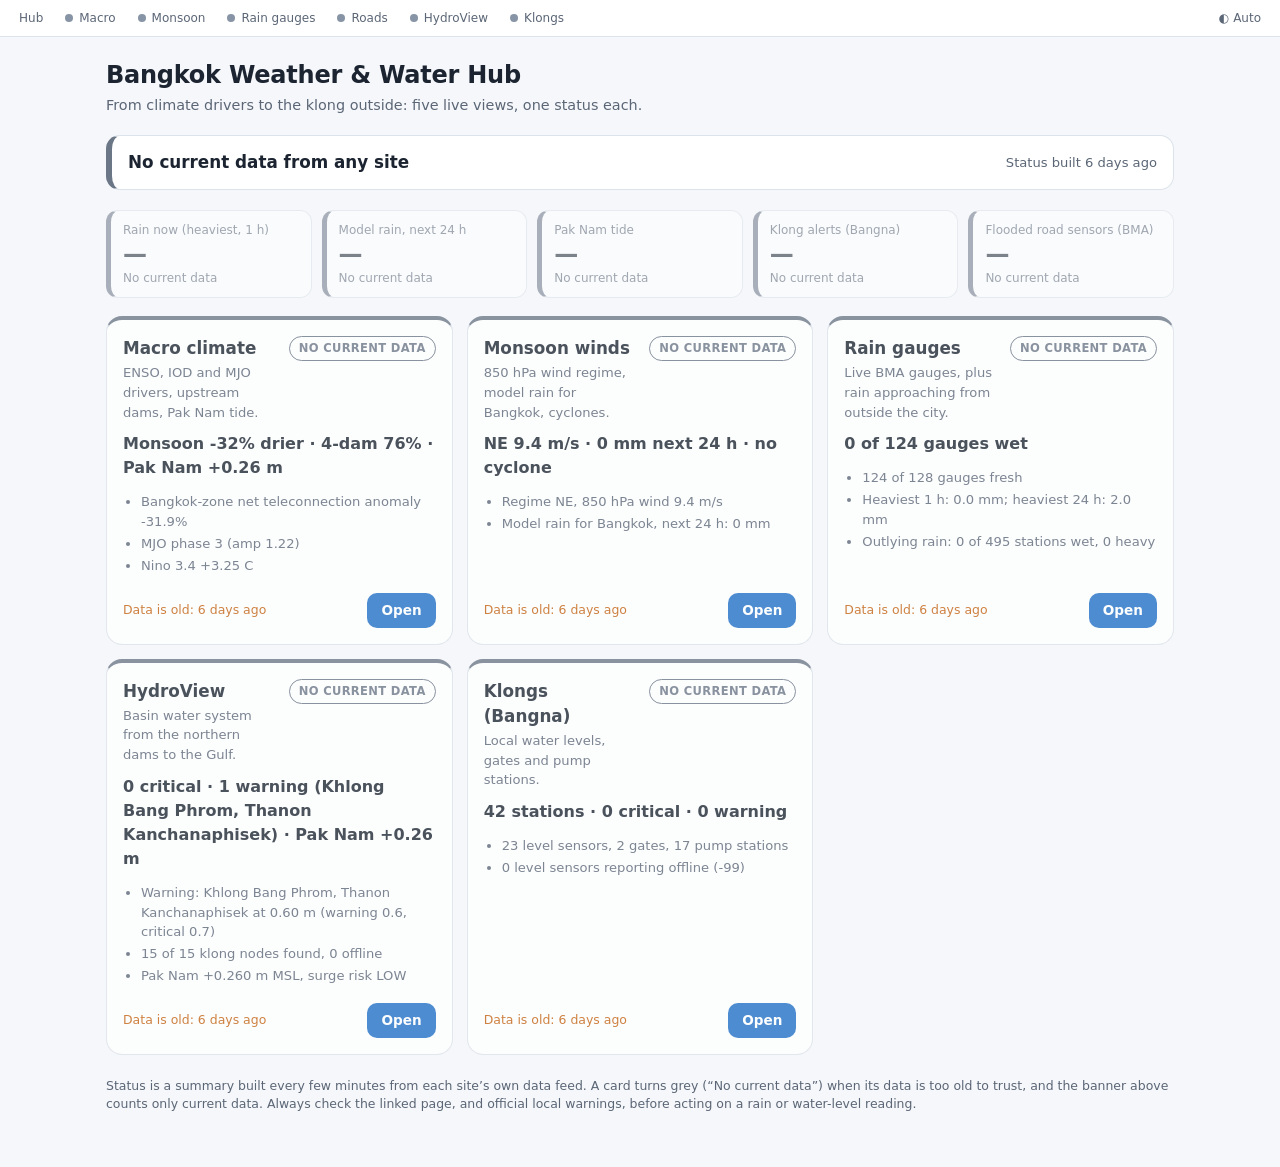
<file: index.html>
<!DOCTYPE html>
<html lang="en" data-bkk-themed>
<head>
<script>try{var m=localStorage.getItem('bkk-theme');if(m==='light'||m==='dark')document.documentElement.setAttribute('data-theme',m)}catch(e){}</script>
<link rel="stylesheet" href="https://thallendan.github.io/BKK-Rain/bkk-tokens.css">

<meta charset="utf-8">
<meta name="viewport" content="width=device-width, initial-scale=1, viewport-fit=cover">
<title>Bangkok Weather &amp; Water Hub</title>
<style>
  :root{ --panel:var(--card); --panel2:var(--card2); --line:var(--bd); --text:var(--tx); --mute:var(--mu); --dim:var(--mu);
    --normal:var(--ok); --warning:var(--warn); --critical:var(--crit); --unknown:var(--unk); }
  *{box-sizing:border-box}
  html,body{margin:0}
  body{background:var(--bg);color:var(--text);font:15px/1.5 Inter,system-ui,-apple-system,"Segoe UI",Roboto,sans-serif;
       padding:env(safe-area-inset-top,0) env(safe-area-inset-right,0) env(safe-area-inset-bottom,0) env(safe-area-inset-left,0)}
  .wrap{max-width:1100px;margin:0 auto;padding:20px 16px 40px}
  header h1{font-size:1.5rem;margin:0 0 2px;letter-spacing:-.01em}
  header p{margin:0;color:var(--mute);font-size:.9rem}
  .overall{margin:18px 0 20px;padding:14px 16px;border-radius:14px;border:1px solid var(--line);background:var(--panel);
           display:flex;flex-wrap:wrap;align-items:center;gap:10px 14px;border-left:6px solid var(--unknown)}
  .overall[data-level=normal]{border-left-color:var(--normal)} .overall[data-level=watch]{border-left-color:var(--watch)}
  .overall[data-level=warning]{border-left-color:var(--warning)} .overall[data-level=critical]{border-left-color:var(--critical)}
  .overall .big{font-weight:700;font-size:1.05rem}
  .overall .meta{color:var(--mute);font-size:.82rem;margin-left:auto}
  .strip{display:grid;gap:10px;grid-template-columns:repeat(auto-fit,minmax(150px,1fr));margin:0 0 18px}
  .tile{background:var(--panel);border:1px solid var(--line);border-left:5px solid var(--unknown);border-radius:12px;padding:10px 12px}
  .tile[data-level=normal]{border-left-color:var(--normal)} .tile[data-level=watch]{border-left-color:var(--watch)}
  .tile[data-level=warning]{border-left-color:var(--warning)} .tile[data-level=critical]{border-left-color:var(--critical)}
  .tile .l{color:var(--mute);font-size:.75rem} .tile .v{font-size:1.5rem;font-weight:700;line-height:1.25} .tile .d{color:var(--dim);font-size:.75rem}
  .tile[data-stale=true]{opacity:.55}
  .since{color:var(--dim);font-size:.75rem;margin-top:-4px}
  .grid{display:grid;gap:14px;grid-template-columns:repeat(auto-fill,minmax(310px,1fr))}
  .card{background:var(--panel);border:1px solid var(--line);border-radius:16px;padding:16px;display:flex;flex-direction:column;gap:10px;
        border-top:4px solid var(--unknown)}
  .card[data-level=normal]{border-top-color:var(--normal)} .card[data-level=watch]{border-top-color:var(--watch)}
  .card[data-level=warning]{border-top-color:var(--warning)} .card[data-level=critical]{border-top-color:var(--critical)}
  .card[data-stale=true]{opacity:.78}
  .top{display:flex;justify-content:space-between;align-items:flex-start;gap:10px}
  .card h2{font-size:1.05rem;margin:0}
  .card .desc{color:var(--mute);font-size:.82rem;margin:2px 0 0}
  .pill{font-size:.72rem;font-weight:700;letter-spacing:.03em;text-transform:uppercase;padding:3px 9px;border-radius:999px;white-space:nowrap;
        border:1px solid currentColor;color:var(--unknown)}
  .pill[data-level=normal]{color:var(--normal)} .pill[data-level=watch]{color:var(--watch)}
  .pill[data-level=warning]{color:var(--warning)} .pill[data-level=critical]{color:var(--critical)}
  .headline{font-size:1rem;font-weight:600;min-height:1.5em}
  ul.details{margin:0;padding-left:18px;color:var(--mute);font-size:.82rem}
  ul.details li{margin:2px 0}
  .foot{margin-top:auto;display:flex;justify-content:space-between;align-items:center;gap:10px;padding-top:6px}
  .age{color:var(--dim);font-size:.78rem}
  .age.old{color:var(--warning)}
  .open{display:inline-block;background:var(--accent);color:var(--on-accent);text-decoration:none;font-weight:600;font-size:.85rem;padding:7px 14px;border-radius:10px}
  .open:hover{filter:brightness(1.12)} .open:focus-visible,.card a:focus-visible{outline:2px solid var(--accent);outline-offset:2px}
  .note{margin-top:22px;color:var(--dim);font-size:.78rem}
  @media (prefers-reduced-motion:no-preference){.card{transition:transform .15s}.card:hover{transform:translateY(-2px)}}
</style>
</head>
<body>
<div id="bkk-nav"></div>
<script src="https://thallendan.github.io/BKK-Rain/bkk-nav.js" defer></script>
<div class="wrap">
  <header>
    <h1>Bangkok Weather &amp; Water Hub</h1>
    <p>From climate drivers to the klong outside: five live views, one status each.</p>
  </header>

  <section id="overall" class="overall" data-level="unknown" aria-live="polite">
    <span class="big" id="overall-text">Loading status…</span>
    <span class="meta" id="overall-meta"></span>
  </section>

  <section class="strip" id="strip" aria-label="Right now"></section>

  <main class="grid" id="grid"></main>

  <p class="note">Status is a summary built every few minutes from each site’s own data feed. A card turns grey (“No current data”) when its data is too old to trust, and the banner above counts only current data. Always check the linked page, and official local warnings, before acting on a rain or water-level reading.</p>
</div>

<script>
(function () {
  var BASE = 'https://thallendan.github.io/BKK-Rain/', CANAL = 'https://thallendan.github.io/BKK-Canal/';
  var SITES = [
    { id: 'macro',   title: 'Macro climate',     href: BASE + 'macro.html',
      desc: 'ENSO, IOD and MJO drivers, upstream dams, Pak Nam tide.' },
    { id: 'monsoon', title: 'Monsoon winds',     href: BASE + 'BKKmonsoon.html',
      desc: '850 hPa wind regime, model rain for Bangkok, cyclones.' },
    { id: 'gauges',  title: 'Rain gauges',       href: BASE + 'BKKraingaugegrid.html',
      desc: 'Live BMA gauges, plus rain approaching from outside the city.' },
    { id: 'hydro',   title: 'HydroView',         href: CANAL + 'HydroView.html',
      desc: 'Basin water system from the northern dams to the Gulf.' },
    { id: 'klongs',  title: 'Klongs (Bangna)',   href: CANAL + 'localKlongsV.html',
      desc: 'Local water levels, gates and pump stations.' }
  ];
  var LABEL = { normal: 'Normal', watch: 'Watch', warning: 'Warning', critical: 'Critical', unknown: 'No current data' };
  var RANK = { unknown: 0, normal: 1, watch: 2, warning: 3, critical: 4 };
  var $ = function (id) { return document.getElementById(id); };

  function ageMin(iso) { var t = Date.parse(iso); return isNaN(t) ? null : Math.max(0, (Date.now() - t) / 60000); }
  function ago(m) {
    if (m === null) return 'no timestamp';
    if (m < 1) return 'just now';
    if (m < 90) return Math.round(m) + ' min ago';
    if (m < 60 * 36) return Math.round(m / 60) + ' h ago';
    return Math.round(m / 1440) + ' days ago';
  }
  function el(tag, cls, text) { var e = document.createElement(tag); if (cls) e.className = cls; if (text != null) e.textContent = text; return e; }

  function effective(s) {                 // never show a stale "normal" as normal
    if (!s) return { level: 'unknown', stale: true, age: null };
    var a = ageMin(s.updated_utc);
    var stale = !s.ok || a === null || a > (s.max_age_min || 60);
    return { level: stale ? 'unknown' : (s.level || 'unknown'), stale: stale, age: a };
  }

  function dur(m) { return m < 90 ? Math.round(m) + ' min' : m < 60 * 36 ? Math.round(m / 60) + ' h' : Math.round(m / 1440) + ' days'; }

  function renderStrip(status) {
    var box = $('strip'); box.textContent = '';
    ((status && status.highlights) || []).forEach(function (h) {
      var src = h.updated_utc ? { ok: true, level: h.level, updated_utc: h.updated_utc, max_age_min: h.max_age_min || 60 }
                              : (status.sites && status.sites[h.site]);
      var e = effective(src);
      var tile = el('div', 'tile');
      tile.setAttribute('data-level', e.stale ? 'unknown' : h.level); tile.setAttribute('data-stale', String(e.stale));
      tile.appendChild(el('div', 'l', h.label));
      tile.appendChild(el('div', 'v', e.stale ? '—' : h.value));
      tile.appendChild(el('div', 'd', e.stale ? 'No current data' : h.detail));
      box.appendChild(tile);
    });
  }

  function render(status) {
    var grid = $('grid'); grid.textContent = '';
    var worst = 'unknown', anyCurrent = false, notCurrent = 0;

    var ORDER = { critical: 0, warning: 1, watch: 2, normal: 3, unknown: 4 };
    var rows = SITES.map(function (site, i) {
      var s = status && status.sites ? status.sites[site.id] : null;
      return { site: site, s: s, e: effective(s), i: i };
    }).sort(function (a, b) { return (ORDER[a.e.level] - ORDER[b.e.level]) || (a.i - b.i); });   // worst first

    rows.forEach(function (row) {
      var site = row.site, s = row.s, e = row.e;
      if (!e.stale) { anyCurrent = true; if (RANK[e.level] > RANK[worst]) worst = e.level; } else notCurrent++;

      var card = el('article', 'card');
      card.setAttribute('data-level', e.level); card.setAttribute('data-stale', String(e.stale));

      var top = el('div', 'top'), left = el('div');
      left.appendChild(el('h2', null, site.title)); left.appendChild(el('p', 'desc', site.desc));
      var pill = el('span', 'pill', LABEL[e.level]); pill.setAttribute('data-level', e.level);
      top.appendChild(left); top.appendChild(pill); card.appendChild(top);

      var head = s && s.ok ? s.headline : (s ? s.headline : 'Status unavailable');
      card.appendChild(el('div', 'headline', head || '—'));
      var sinceMin = s && s.level_since_utc ? ageMin(s.level_since_utc) : null;
      if (!e.stale && sinceMin !== null)
        card.appendChild(el('div', 'since', sinceMin < 10 ? 'Just changed to ' + LABEL[e.level] : LABEL[e.level] + ' for ' + dur(sinceMin)));

      var ul = el('ul', 'details');
      ((s && s.details) || []).slice(0, 3).forEach(function (d) { ul.appendChild(el('li', null, d)); });
      if (ul.children.length) card.appendChild(ul);

      var foot = el('div', 'foot');
      var age = el('span', 'age' + (e.stale ? ' old' : ''),
                   s && s.updated_utc ? (e.stale ? 'Data is old: ' : 'Data ') + ago(e.age) : 'No timestamp');
      var open = el('a', 'open', 'Open'); open.href = site.href;
      open.setAttribute('aria-label', 'Open ' + site.title);
      foot.appendChild(age); foot.appendChild(open); card.appendChild(foot);
      grid.appendChild(card);
    });

    renderStrip(status);
    var ov = $('overall');
    ov.setAttribute('data-level', anyCurrent ? worst : 'unknown');
    var text = !status ? 'Status feed unavailable. The site links below still work.'
      : !anyCurrent ? 'No current data from any site'
      : worst === 'normal' ? 'All current feeds normal'
      : worst === 'watch' ? 'Watch: elevated conditions'
      : worst === 'warning' ? 'Warning: significant conditions' : 'Critical: check local alerts now';
    if (status && anyCurrent && notCurrent) text += ' (' + notCurrent + ' of ' + SITES.length + ' without current data)';
    $('overall-text').textContent = text;
    var g = status && Date.parse(status.generated_utc);
    $('overall-meta').textContent = g ? 'Status built ' + ago(ageMin(status.generated_utc)) : '';
  }

  function load() {
    fetch('status.json?t=' + Date.now(), { cache: 'no-store' })
      .then(function (r) { if (!r.ok) throw new Error('HTTP ' + r.status); return r.json(); })
      .then(render)
      .catch(function (e) { console.warn('status.json failed:', e); render(null); });
  }
  load();
  setInterval(load, 120000);
})();
</script>
</body>
</html>
</file>
